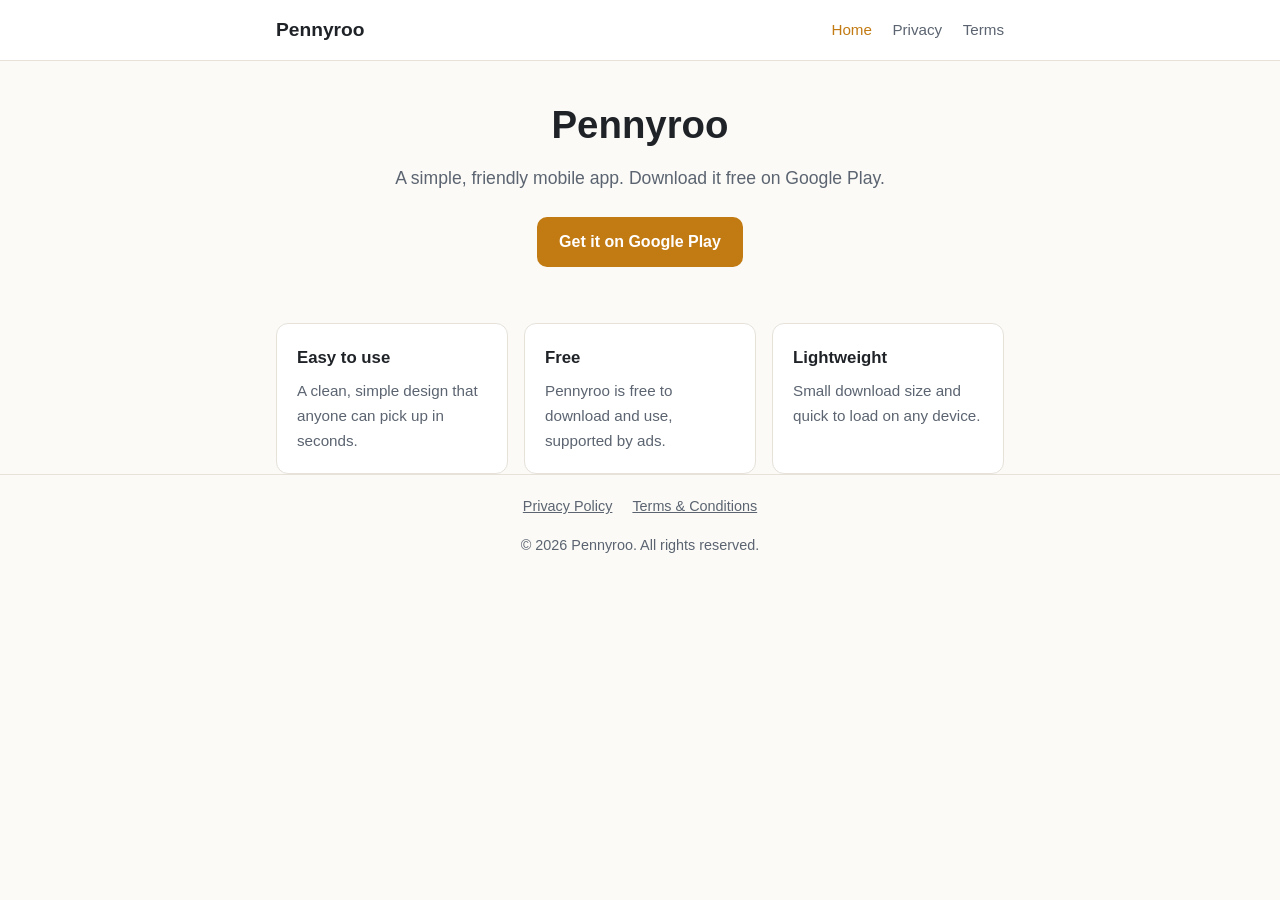
<file: index.html>
<!doctype html>
<html lang="en">
<head>
  <meta charset="utf-8">
  <meta name="viewport" content="width=device-width, initial-scale=1">
  <title>Pennyroo</title>
  <meta name="description" content="Pennyroo – the official website for the Pennyroo mobile app.">
  <link rel="stylesheet" href="style.css">
</head>
<body>
  <header class="site">
    <div class="wrap">
      <a class="brand" href="index.html">Pennyroo</a>
      <nav>
        <a href="index.html" aria-current="page">Home</a>
        <a href="privacy-policy.html">Privacy</a>
        <a href="terms.html">Terms</a>
      </nav>
    </div>
  </header>

  <main class="wrap">
    <section class="hero">
      <h1>Pennyroo</h1>
      <!-- TODO: replace with a one-line description of what Pennyroo does -->
      <p>A simple, friendly mobile app. Download it free on Google Play.</p>
      <!-- TODO: replace with your Play Store link -->
      <a class="btn" href="https://play.google.com/store/apps/details?id=YOUR.PACKAGE.NAME">Get it on Google Play</a>
    </section>

    <!-- TODO: replace these with Pennyroo's real features -->
    <section class="features">
      <div class="card">
        <h3>Easy to use</h3>
        <p>A clean, simple design that anyone can pick up in seconds.</p>
      </div>
      <div class="card">
        <h3>Free</h3>
        <p>Pennyroo is free to download and use, supported by ads.</p>
      </div>
      <div class="card">
        <h3>Lightweight</h3>
        <p>Small download size and quick to load on any device.</p>
      </div>
    </section>
  </main>

  <footer class="site">
    <div class="wrap">
      <a href="privacy-policy.html">Privacy Policy</a>
      <a href="terms.html">Terms &amp; Conditions</a>
      <p>&copy; 2026 Pennyroo. All rights reserved.</p>
    </div>
  </footer>
</body>
</html>
</file>
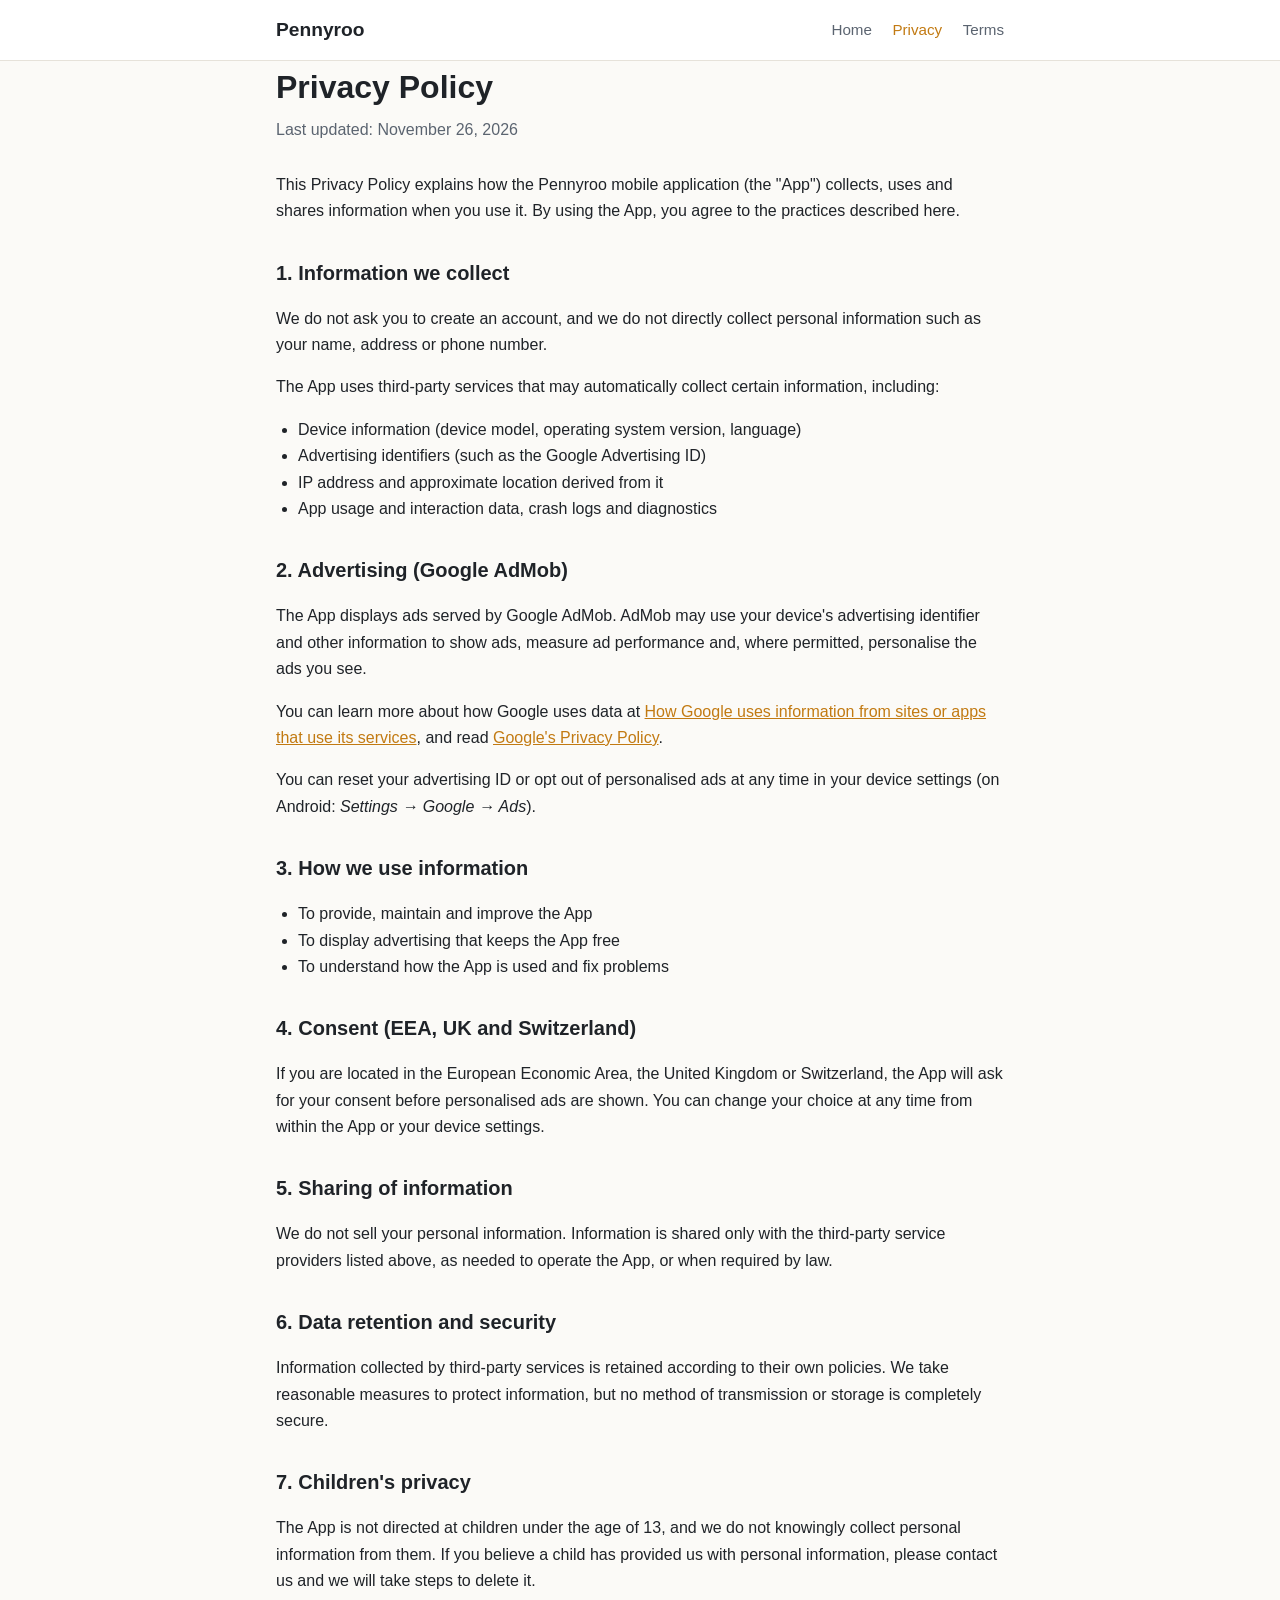
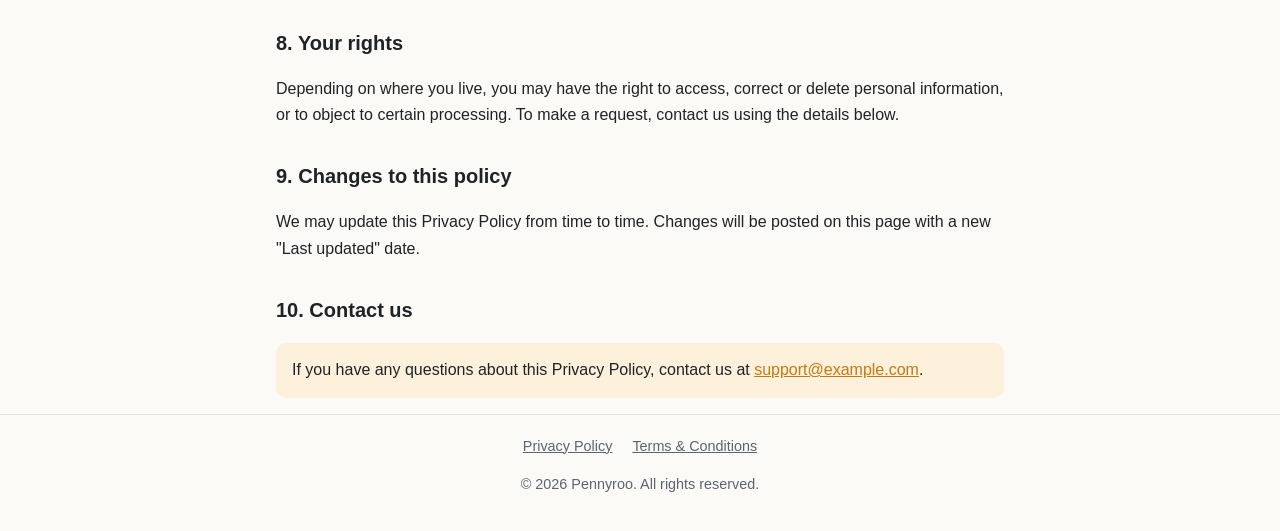
<file: privacy-policy.html>
<!doctype html>
<html lang="en">
<head>
  <meta charset="utf-8">
  <meta name="viewport" content="width=device-width, initial-scale=1">
  <title>Privacy Policy – Pennyroo</title>
  <meta name="description" content="Privacy Policy for the Pennyroo mobile app.">
  <link rel="stylesheet" href="style.css">
</head>
<body>
  <header class="site">
    <div class="wrap">
      <a class="brand" href="index.html">Pennyroo</a>
      <nav>
        <a href="index.html">Home</a>
        <a href="privacy-policy.html" aria-current="page">Privacy</a>
        <a href="terms.html">Terms</a>
      </nav>
    </div>
  </header>

  <main class="wrap doc">
    <h1>Privacy Policy</h1>
    <p class="updated">Last updated: November 26, 2026</p>

    <p>This Privacy Policy explains how the Pennyroo mobile application (the "App") collects, uses and shares information when you use it. By using the App, you agree to the practices described here.</p>

    <h2>1. Information we collect</h2>
    <p>We do not ask you to create an account, and we do not directly collect personal information such as your name, address or phone number.</p>
    <p>The App uses third-party services that may automatically collect certain information, including:</p>
    <ul>
      <li>Device information (device model, operating system version, language)</li>
      <li>Advertising identifiers (such as the Google Advertising ID)</li>
      <li>IP address and approximate location derived from it</li>
      <li>App usage and interaction data, crash logs and diagnostics</li>
    </ul>

    <h2>2. Advertising (Google AdMob)</h2>
    <p>The App displays ads served by Google AdMob. AdMob may use your device's advertising identifier and other information to show ads, measure ad performance and, where permitted, personalise the ads you see.</p>
    <p>You can learn more about how Google uses data at <a href="https://policies.google.com/technologies/partner-sites">How Google uses information from sites or apps that use its services</a>, and read <a href="https://policies.google.com/privacy">Google's Privacy Policy</a>.</p>
    <p>You can reset your advertising ID or opt out of personalised ads at any time in your device settings (on Android: <em>Settings → Google → Ads</em>).</p>

    <h2>3. How we use information</h2>
    <ul>
      <li>To provide, maintain and improve the App</li>
      <li>To display advertising that keeps the App free</li>
      <li>To understand how the App is used and fix problems</li>
    </ul>

    <h2>4. Consent (EEA, UK and Switzerland)</h2>
    <p>If you are located in the European Economic Area, the United Kingdom or Switzerland, the App will ask for your consent before personalised ads are shown. You can change your choice at any time from within the App or your device settings.</p>

    <h2>5. Sharing of information</h2>
    <p>We do not sell your personal information. Information is shared only with the third-party service providers listed above, as needed to operate the App, or when required by law.</p>

    <h2>6. Data retention and security</h2>
    <p>Information collected by third-party services is retained according to their own policies. We take reasonable measures to protect information, but no method of transmission or storage is completely secure.</p>

    <h2>7. Children's privacy</h2>
    <p>The App is not directed at children under the age of 13, and we do not knowingly collect personal information from them. If you believe a child has provided us with personal information, please contact us and we will take steps to delete it.</p>

    <h2>8. Your rights</h2>
    <p>Depending on where you live, you may have the right to access, correct or delete personal information, or to object to certain processing. To make a request, contact us using the details below.</p>

    <h2>9. Changes to this policy</h2>
    <p>We may update this Privacy Policy from time to time. Changes will be posted on this page with a new "Last updated" date.</p>

    <h2>10. Contact us</h2>
    <!-- TODO: replace with your support email -->
    <p class="note">If you have any questions about this Privacy Policy, contact us at <a href="mailto:support@example.com">support@example.com</a>.</p>
  </main>

  <footer class="site">
    <div class="wrap">
      <a href="privacy-policy.html">Privacy Policy</a>
      <a href="terms.html">Terms &amp; Conditions</a>
      <p>&copy; 2026 Pennyroo. All rights reserved.</p>
    </div>
  </footer>
</body>
</html>
</file>
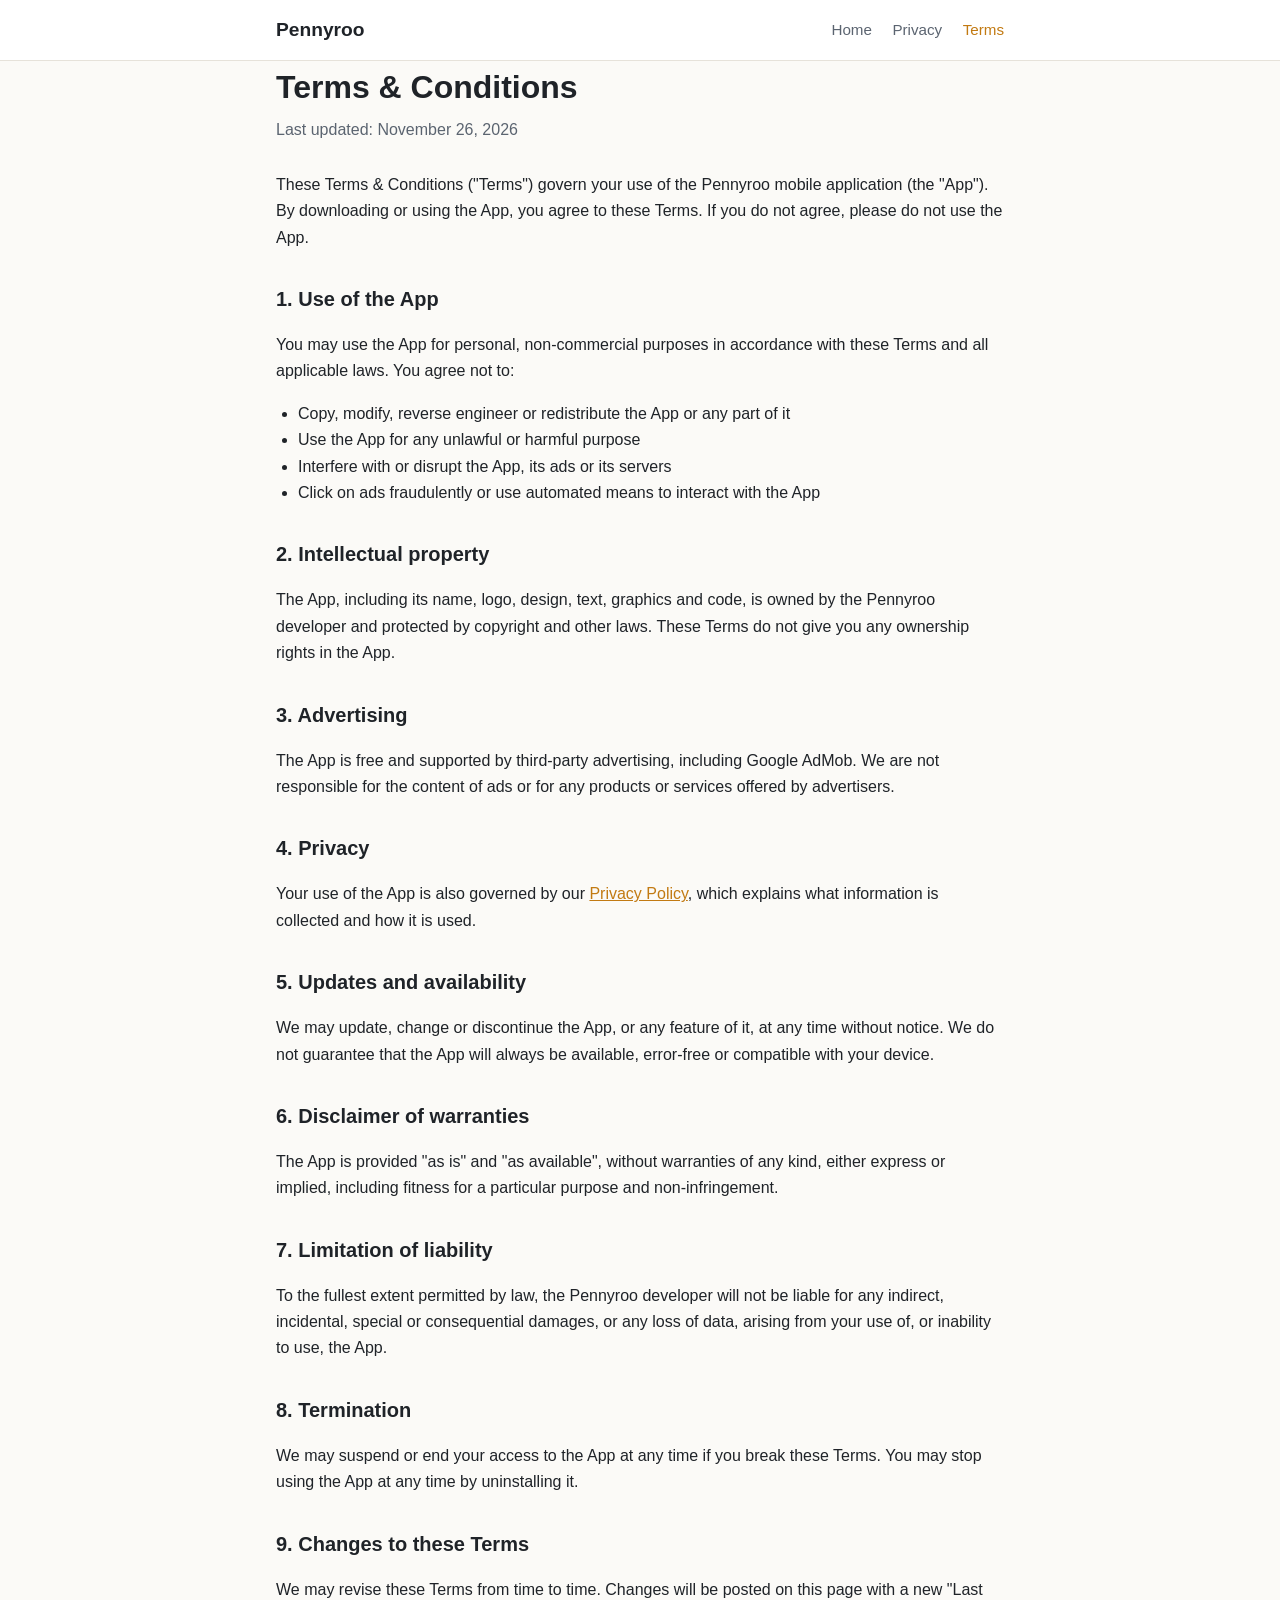
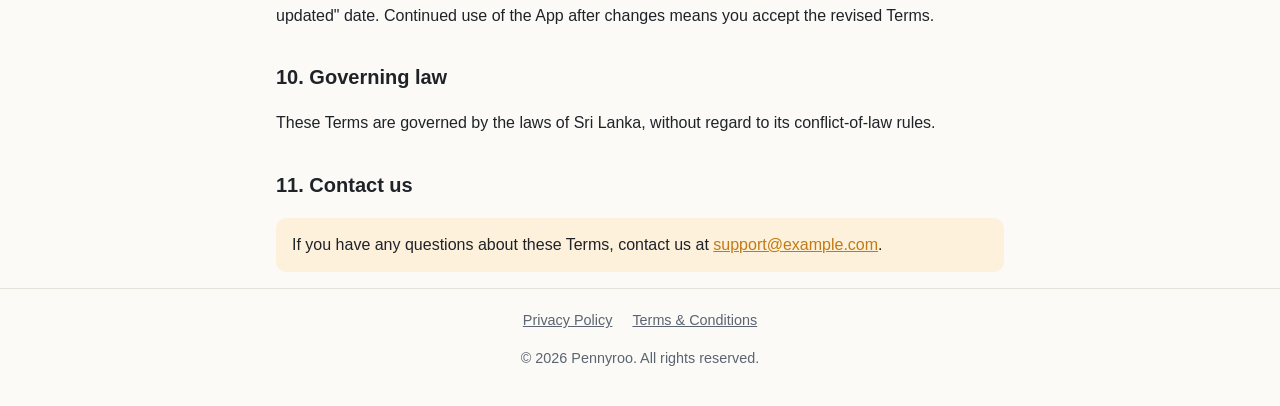
<file: terms.html>
<!doctype html>
<html lang="en">
<head>
  <meta charset="utf-8">
  <meta name="viewport" content="width=device-width, initial-scale=1">
  <title>Terms &amp; Conditions – Pennyroo</title>
  <meta name="description" content="Terms and Conditions for the Pennyroo mobile app.">
  <link rel="stylesheet" href="style.css">
</head>
<body>
  <header class="site">
    <div class="wrap">
      <a class="brand" href="index.html">Pennyroo</a>
      <nav>
        <a href="index.html">Home</a>
        <a href="privacy-policy.html">Privacy</a>
        <a href="terms.html" aria-current="page">Terms</a>
      </nav>
    </div>
  </header>

  <main class="wrap doc">
    <h1>Terms &amp; Conditions</h1>
    <p class="updated">Last updated: November 26, 2026</p>

    <p>These Terms &amp; Conditions ("Terms") govern your use of the Pennyroo mobile application (the "App"). By downloading or using the App, you agree to these Terms. If you do not agree, please do not use the App.</p>

    <h2>1. Use of the App</h2>
    <p>You may use the App for personal, non-commercial purposes in accordance with these Terms and all applicable laws. You agree not to:</p>
    <ul>
      <li>Copy, modify, reverse engineer or redistribute the App or any part of it</li>
      <li>Use the App for any unlawful or harmful purpose</li>
      <li>Interfere with or disrupt the App, its ads or its servers</li>
      <li>Click on ads fraudulently or use automated means to interact with the App</li>
    </ul>

    <h2>2. Intellectual property</h2>
    <p>The App, including its name, logo, design, text, graphics and code, is owned by the Pennyroo developer and protected by copyright and other laws. These Terms do not give you any ownership rights in the App.</p>

    <h2>3. Advertising</h2>
    <p>The App is free and supported by third-party advertising, including Google AdMob. We are not responsible for the content of ads or for any products or services offered by advertisers.</p>

    <h2>4. Privacy</h2>
    <p>Your use of the App is also governed by our <a href="privacy-policy.html">Privacy Policy</a>, which explains what information is collected and how it is used.</p>

    <h2>5. Updates and availability</h2>
    <p>We may update, change or discontinue the App, or any feature of it, at any time without notice. We do not guarantee that the App will always be available, error-free or compatible with your device.</p>

    <h2>6. Disclaimer of warranties</h2>
    <p>The App is provided "as is" and "as available", without warranties of any kind, either express or implied, including fitness for a particular purpose and non-infringement.</p>

    <h2>7. Limitation of liability</h2>
    <p>To the fullest extent permitted by law, the Pennyroo developer will not be liable for any indirect, incidental, special or consequential damages, or any loss of data, arising from your use of, or inability to use, the App.</p>

    <h2>8. Termination</h2>
    <p>We may suspend or end your access to the App at any time if you break these Terms. You may stop using the App at any time by uninstalling it.</p>

    <h2>9. Changes to these Terms</h2>
    <p>We may revise these Terms from time to time. Changes will be posted on this page with a new "Last updated" date. Continued use of the App after changes means you accept the revised Terms.</p>

    <h2>10. Governing law</h2>
    <!-- TODO: change the country if needed -->
    <p>These Terms are governed by the laws of Sri Lanka, without regard to its conflict-of-law rules.</p>

    <h2>11. Contact us</h2>
    <!-- TODO: replace with your support email -->
    <p class="note">If you have any questions about these Terms, contact us at <a href="mailto:support@example.com">support@example.com</a>.</p>
  </main>

  <footer class="site">
    <div class="wrap">
      <a href="privacy-policy.html">Privacy Policy</a>
      <a href="terms.html">Terms &amp; Conditions</a>
      <p>&copy; 2026 Pennyroo. All rights reserved.</p>
    </div>
  </footer>
</body>
</html>
</file>
<file: style.css>
:root {
  --bg: #fbfaf7;
  --surface: #ffffff;
  --text: #1f2328;
  --muted: #5b6470;
  --accent: #c27a12;
  --accent-soft: #fdf1dc;
  --border: #e6e2da;
}
@media (prefers-color-scheme: dark) {
  :root {
    --bg: #15171a;
    --surface: #1d2024;
    --text: #e8e6e3;
    --muted: #a0a7b0;
    --accent: #f0a83a;
    --accent-soft: #2b2416;
    --border: #2e3237;
  }
}

* { box-sizing: border-box; }

body {
  margin: 0;
  background: var(--bg);
  color: var(--text);
  font-family: -apple-system, BlinkMacSystemFont, "Segoe UI", Roboto, Helvetica, Arial, sans-serif;
  line-height: 1.65;
}

a { color: var(--accent); }

header.site {
  border-bottom: 1px solid var(--border);
  background: var(--surface);
}
header.site .wrap {
  display: flex;
  align-items: center;
  justify-content: space-between;
  flex-wrap: wrap;
  gap: 8px;
  padding-top: 14px;
  padding-bottom: 14px;
}
.brand {
  font-weight: 700;
  font-size: 1.2rem;
  color: var(--text);
  text-decoration: none;
}
nav a {
  color: var(--muted);
  text-decoration: none;
  margin-left: 16px;
  font-size: 0.95rem;
}
nav a:first-child { margin-left: 0; }
nav a:hover, nav a[aria-current="page"] { color: var(--accent); }

.wrap {
  max-width: 760px;
  margin: 0 auto;
  padding: 0 16px;
}

main { padding: 40px 0 56px; }

.hero { text-align: center; padding: 32px 0 16px; }
.hero h1 { font-size: 2.4rem; margin: 0 0 8px; }
.hero p { color: var(--muted); font-size: 1.1rem; margin: 0 auto; max-width: 520px; }

.btn {
  display: inline-block;
  margin-top: 24px;
  padding: 12px 22px;
  border-radius: 10px;
  background: var(--accent);
  color: #fff;
  font-weight: 600;
  text-decoration: none;
}

.features {
  display: grid;
  grid-template-columns: repeat(auto-fit, minmax(200px, 1fr));
  gap: 16px;
  margin-top: 40px;
}
.card {
  background: var(--surface);
  border: 1px solid var(--border);
  border-radius: 12px;
  padding: 20px;
}
.card h3 { margin: 0 0 6px; font-size: 1.05rem; }
.card p { margin: 0; color: var(--muted); font-size: 0.95rem; }

.doc h1 { font-size: 2rem; margin: 0 0 4px; }
.doc .updated { color: var(--muted); margin: 0 0 28px; }
.doc h2 { font-size: 1.25rem; margin: 32px 0 8px; }
.doc ul { padding-left: 22px; }

.note {
  background: var(--accent-soft);
  border-radius: 10px;
  padding: 14px 16px;
}

footer.site {
  border-top: 1px solid var(--border);
  color: var(--muted);
  font-size: 0.9rem;
  padding: 20px 0;
  text-align: center;
}
footer.site a { color: var(--muted); margin: 0 8px; }
</file>
